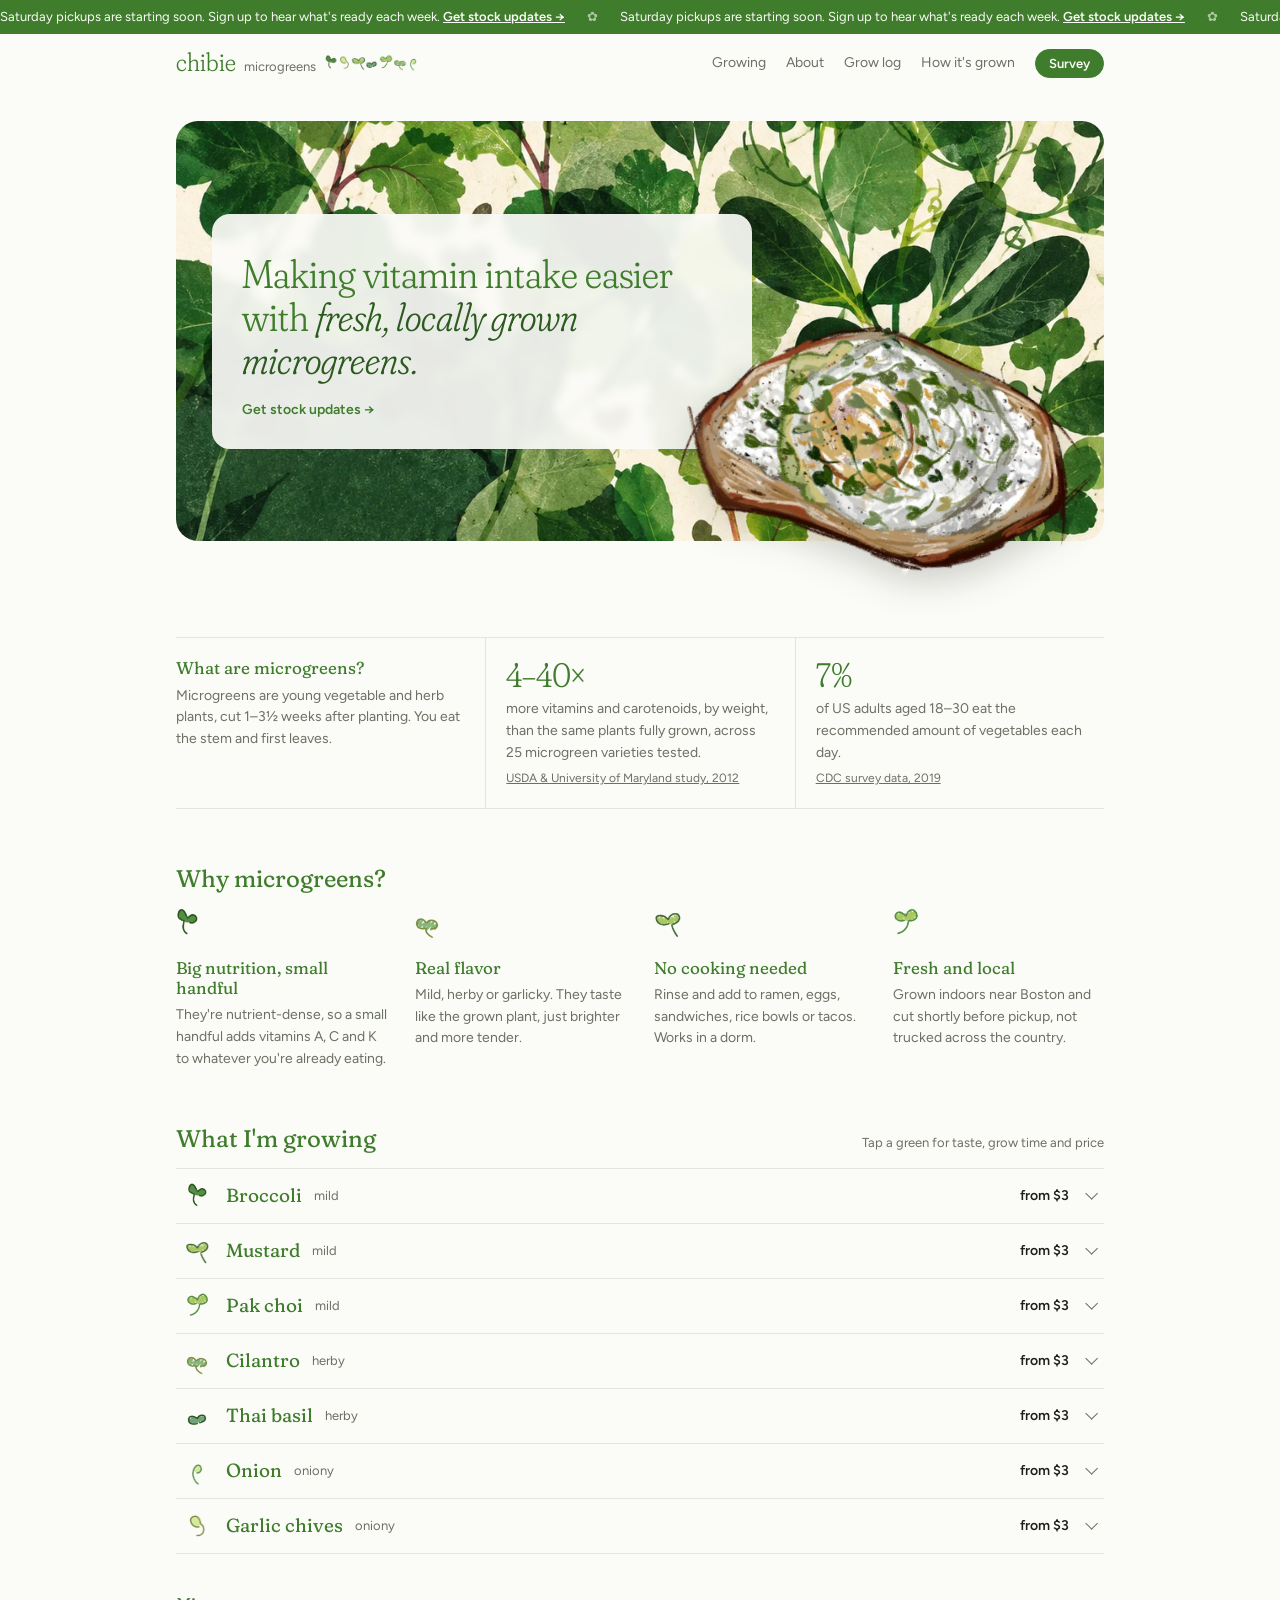
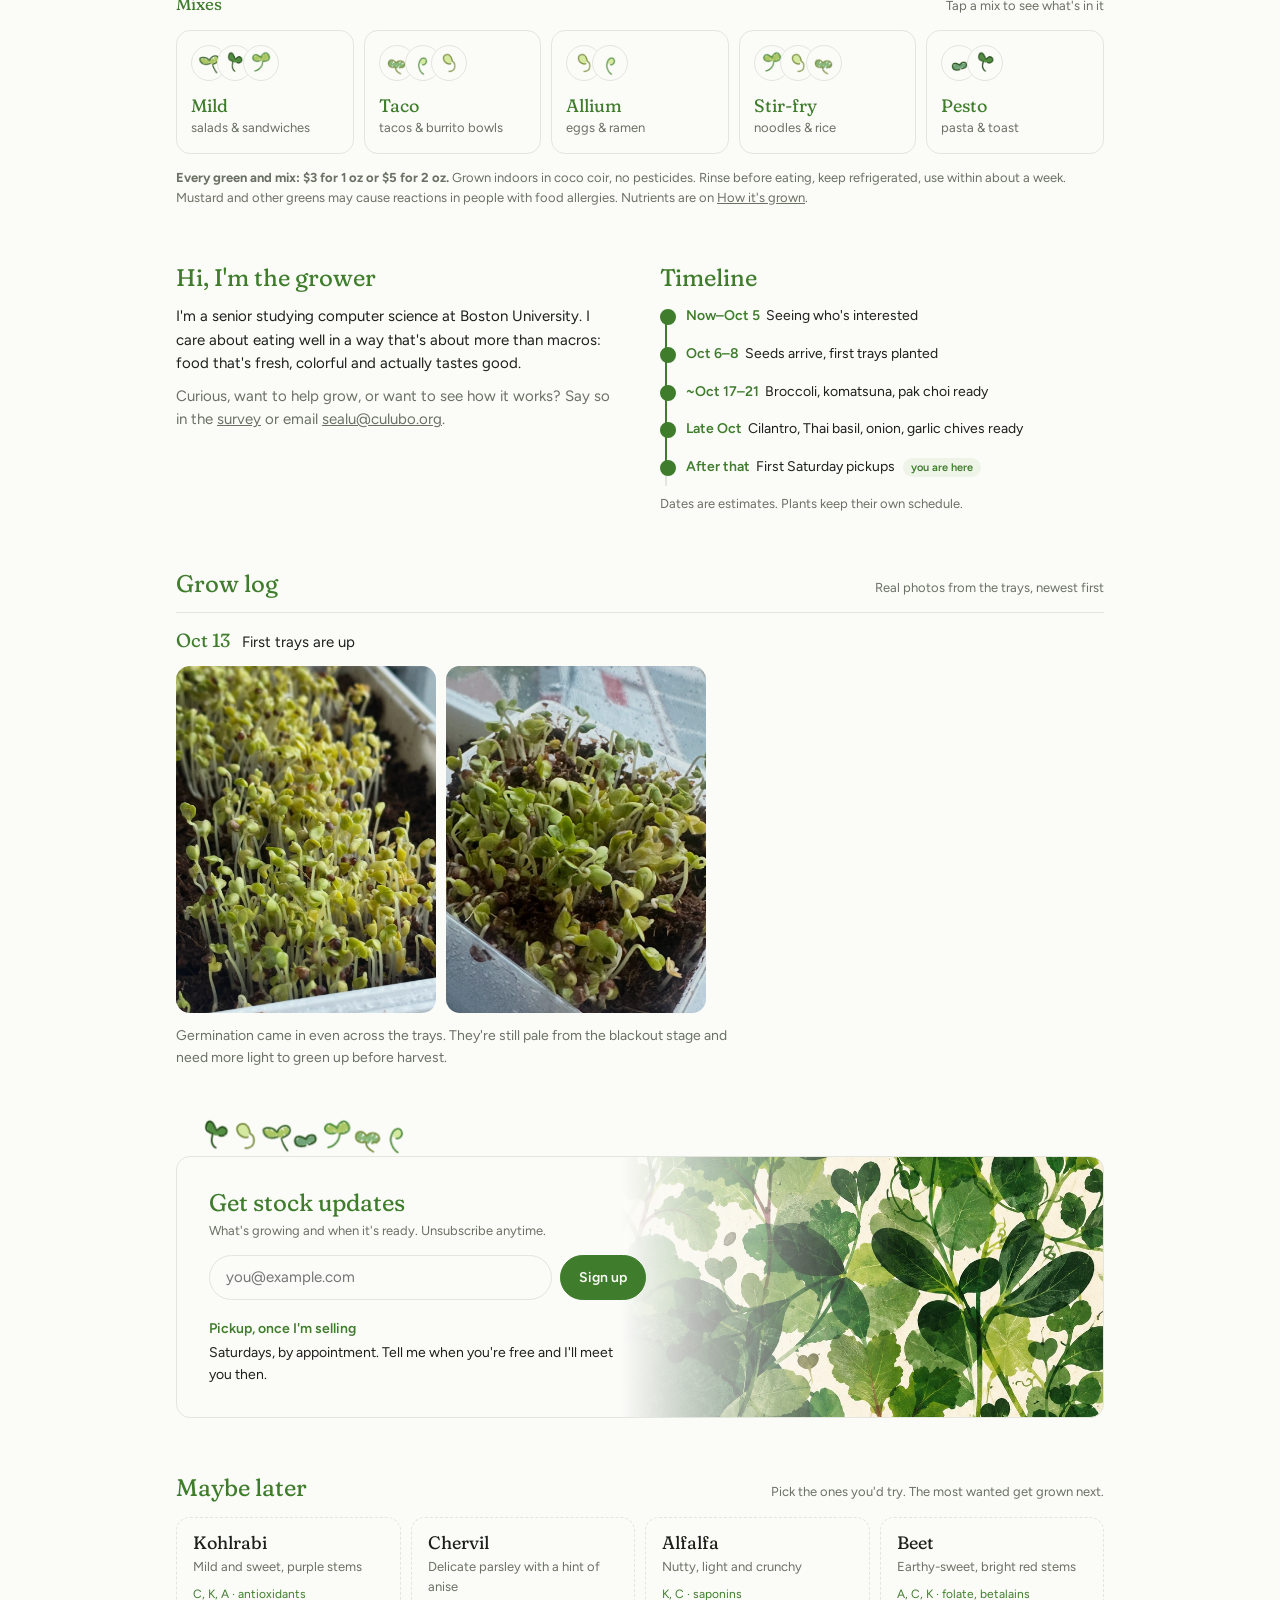
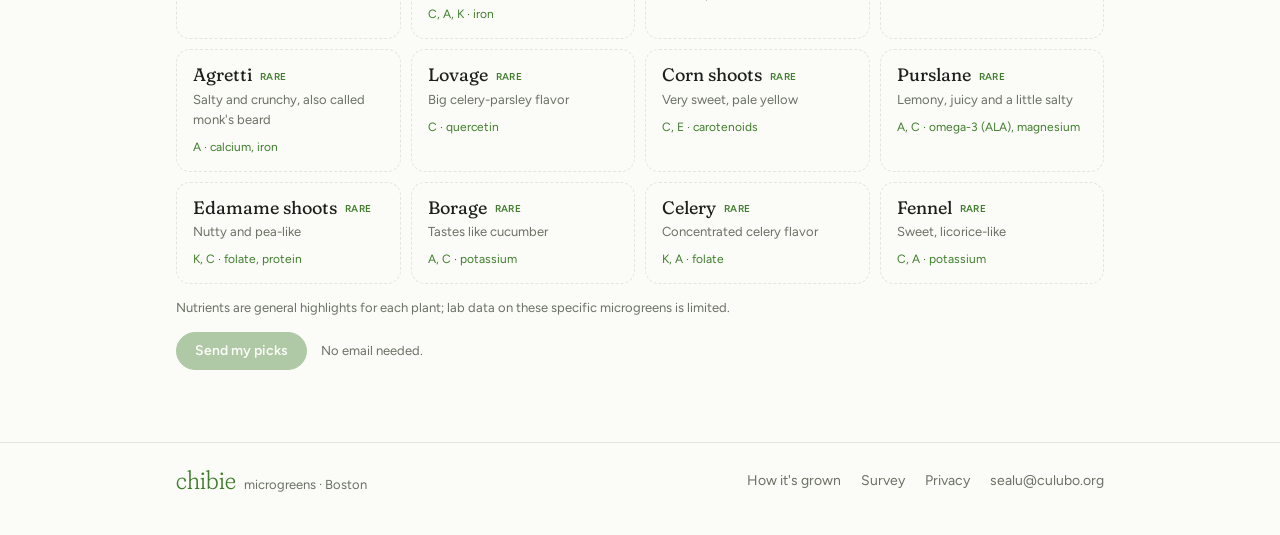
<file: index.html>
<!doctype html>
<html lang="en">
<head>
<meta charset="utf-8">
<meta name="viewport" content="width=device-width,initial-scale=1">
<title>chibie · microgreens</title>
<meta name="description" content="Making vitamin intake easier with fresh, locally grown microgreens near Boston. First harvest late October.">
<meta property="og:type" content="website">
<meta property="og:site_name" content="chibie">
<meta property="og:title" content="chibie · microgreens">
<meta property="og:description" content="Making vitamin intake easier with fresh, locally grown microgreens near Boston. First harvest late October.">
<meta property="og:url" content="https://green.culubo.org/">
<meta property="og:image" content="https://green.culubo.org/assets/og.jpg">
<meta property="og:image:width" content="1200">
<meta property="og:image:height" content="630">
<meta name="twitter:card" content="summary_large_image">
<meta name="theme-color" content="#3f7d2c">
<link rel="icon" type="image/gif" href="favicon.gif">
<link rel="preconnect" href="https://fonts.googleapis.com">
<link rel="preconnect" href="https://fonts.gstatic.com" crossorigin>
<link href="https://fonts.googleapis.com/css2?family=Fraunces:ital,opsz,wght,SOFT,WONK@0,9..144,300..400,100,0;1,9..144,300..400,100,0&family=Figtree:wght@400;500;600&display=swap" rel="stylesheet">
<link rel="stylesheet" href="assets/site.css">
<script>document.documentElement.classList.add('js');</script>
</head>
<body>
  <div class="marquee" id="marquee" role="note" aria-label="This project is currently pre-launch. I plan to receive my seeds the first week of October.">
    <div class="track"><div class="run"><span>This project is currently pre-launch. I plan to receive my seeds the first week of October. <a href="survey.html">Take the survey →</a></span><i aria-hidden="true">✿</i><span>This project is currently pre-launch. I plan to receive my seeds the first week of October. <a href="survey.html">Take the survey →</a></span><i aria-hidden="true">✿</i><span>This project is currently pre-launch. I plan to receive my seeds the first week of October. <a href="survey.html">Take the survey →</a></span><i aria-hidden="true">✿</i></div><div class="run" aria-hidden="true"><span>This project is currently pre-launch. I plan to receive my seeds the first week of October. <a href="survey.html">Take the survey →</a></span><i aria-hidden="true">✿</i><span>This project is currently pre-launch. I plan to receive my seeds the first week of October. <a href="survey.html">Take the survey →</a></span><i aria-hidden="true">✿</i><span>This project is currently pre-launch. I plan to receive my seeds the first week of October. <a href="survey.html">Take the survey →</a></span><i aria-hidden="true">✿</i></div></div>
  </div>
  <nav class="nav">
    <div class="wrap">
      <a class="brand" href="#top"><b>chibie</b><span>microgreens</span><img src="assets/sprouts-strip.png" alt=""></a>
      <div class="links">
        <a href="#growing">Growing</a>
        <a href="#about">About</a>
        <a href="#log">Grow log</a>
        <a href="how.html">How it's grown</a>
        <a class="btn primary sm" href="survey.html">Survey</a>
      </div>
    </div>
  </nav>

  <main class="wrap" id="top">
    <section class="hero reveal">
      <img class="leaves" src="assets/leaves.webp" alt="" width="1102" height="1427">
      <div class="hero-text">
        <h1>Making vitamin intake easier with <em>fresh, locally grown microgreens.</em></h1>
        <div class="actions"><a class="link" href="#updates">Get stock updates →</a></div>
      </div>
      <img class="toast" src="assets/toast.webp" alt="Toast with egg and microgreens" width="1203" height="765">
    </section>

    <section class="section">
      <div class="facts reveal">
        <div class="fact">
          <h3>What are microgreens?</h3>
          <p>Microgreens are young vegetable and herb plants, cut 1–3½ weeks after planting. You eat the stem and first leaves.</p>
        </div>
        <div class="fact">
          <div class="big">4–40×</div>
          <p>more vitamins and carotenoids, by weight, than the same plants fully grown, across 25 microgreen varieties tested.</p>
          <p class="src muted"><a href="https://pubmed.ncbi.nlm.nih.gov/22812633/">USDA &amp; University of Maryland study, 2012</a></p>
        </div>
        <div class="fact">
          <div class="big">7%</div>
          <p>of US adults aged 18–30 eat the recommended amount of vegetables each day.</p>
          <p class="src muted"><a href="https://www.cdc.gov/mmwr/volumes/71/wr/mm7101a1.htm">CDC survey data, 2019</a></p>
        </div>
      </div>
    </section>

    <section class="section" id="why">
      <div class="section-head reveal"><h2>Why microgreens?</h2></div>
      <div class="why">
        <div class="reveal"><img src="assets/sprout-1.png" alt=""><h3>Big nutrition, small handful</h3><p>They're nutrient-dense, so a small handful adds vitamins A, C and K to whatever you're already eating.</p></div>
        <div class="reveal" style="--d:.06s"><img src="assets/sprout-6.png" alt=""><h3>Real flavor</h3><p>Mild, herby or garlicky. They taste like the grown plant, just brighter and more tender.</p></div>
        <div class="reveal" style="--d:.12s"><img src="assets/sprout-3.png" alt=""><h3>No cooking needed</h3><p>Rinse and add to ramen, eggs, sandwiches, rice bowls or tacos. Works in a dorm.</p></div>
        <div class="reveal" style="--d:.18s"><img src="assets/sprout-5.png" alt=""><h3>Fresh and local</h3><p>Grown indoors near Boston and cut shortly before pickup, not trucked across the country.</p></div>
      </div>
    </section>

    <section class="section" id="growing">
      <div class="section-head reveal">
        <h2>What I'm growing</h2>
        <p class="muted small">Tap a green for taste, grow time and price</p>
      </div>
      <div class="varieties reveal" id="varieties">
        <details data-id="broccoli"><summary><img src="assets/sprout-1.png" alt=""><b>Broccoli</b><span class="flavor">mild</span><span class="price">from $3</span></summary>
          <div class="more"><p><em>Taste</em>Mild and fresh, like a crunchy baby broccoli. Easy on anything.</p><p><em>Variety</em>Calabrese</p><p><em>Grow time</em>8–12 days</p><p><em>Price</em>$3 for 1 oz · $5 for 2 oz, from late October</p></div></details>
        <details data-id="komatsuna"><summary><img src="assets/sprout-3.png" alt=""><b>Mustard</b><span class="flavor">mild</span><span class="price">from $3</span></summary>
          <div class="more"><p><em>Taste</em>Soft and leafy with just a hint of mustard. Not spicy.</p><p><em>Variety</em>Komatsuna (mustard spinach)</p><p><em>Grow time</em>8–12 days</p><p><em>Price</em>$3 for 1 oz · $5 for 2 oz, from late October</p></div></details>
        <details data-id="pak-choi"><summary><img src="assets/sprout-5.png" alt=""><b>Pak choi</b><span class="flavor">mild</span><span class="price">from $3</span></summary>
          <div class="more"><p><em>Taste</em>Sweet, juicy stems and a clean, cabbage-y finish.</p><p><em>Variety</em>Shanghai</p><p><em>Grow time</em>8–12 days</p><p><em>Price</em>$3 for 1 oz · $5 for 2 oz, from late October</p></div></details>
        <details data-id="cilantro"><summary><img src="assets/sprout-6.png" alt=""><b>Cilantro</b><span class="flavor">herby</span><span class="price">from $3</span></summary>
          <div class="more"><p><em>Taste</em>Bright and citrusy, like fresh cilantro leaves.</p><p><em>Variety</em>Slow Bolt</p><p><em>Grow time</em>16–21 days</p><p><em>Price</em>$3 for 1 oz · $5 for 2 oz, from late October</p></div></details>
        <details data-id="thai-basil"><summary><img src="assets/sprout-4.png" alt=""><b>Thai basil</b><span class="flavor">herby</span><span class="price">from $3</span></summary>
          <div class="more"><p><em>Taste</em>Sweet basil with a warm anise note.</p><p><em>Variety</em>Thai</p><p><em>Grow time</em>14–21 days</p><p><em>Price</em>$3 for 1 oz · $5 for 2 oz, from late October</p></div></details>
        <details data-id="onion"><summary><img src="assets/sprout-7.png" alt=""><b>Onion</b><span class="flavor">oniony</span><span class="price">from $3</span></summary>
          <div class="more"><p><em>Taste</em>Gentle green-onion flavor, like tiny scallions.</p><p><em>Variety</em>Tokyo Long White</p><p><em>Grow time</em>14–21 days</p><p><em>Price</em>$3 for 1 oz · $5 for 2 oz, from late October</p></div></details>
        <details data-id="garlic-chives"><summary><img src="assets/sprout-2.png" alt=""><b>Garlic chives</b><span class="flavor">oniony</span><span class="price">from $3</span></summary>
          <div class="more"><p><em>Taste</em>Garlicky and savory. The boldest of the bunch.</p><p><em>Variety</em>Garlic chives</p><p><em>Grow time</em>18–24 days</p><p><em>Price</em>$3 for 1 oz · $5 for 2 oz, from late October</p></div></details>
      </div>

      <div class="section-head reveal" style="margin-top:40px">
        <h3>Mixes</h3>
        <p class="muted small">Tap a mix to see what's in it</p>
      </div>
      <div class="mixes reveal">
        <button class="mix" data-items="komatsuna broccoli pak-choi"><span class="stack"><img src="assets/sprout-3.png" alt=""><img src="assets/sprout-1.png" alt=""><img src="assets/sprout-5.png" alt=""></span><b>Mild</b><span>salads &amp; sandwiches</span></button>
        <button class="mix" data-items="cilantro onion garlic-chives"><span class="stack"><img src="assets/sprout-6.png" alt=""><img src="assets/sprout-7.png" alt=""><img src="assets/sprout-2.png" alt=""></span><b>Taco</b><span>tacos &amp; burrito bowls</span></button>
        <button class="mix" data-items="garlic-chives onion"><span class="stack"><img src="assets/sprout-2.png" alt=""><img src="assets/sprout-7.png" alt=""></span><b>Allium</b><span>eggs &amp; ramen</span></button>
        <button class="mix" data-items="pak-choi garlic-chives cilantro"><span class="stack"><img src="assets/sprout-5.png" alt=""><img src="assets/sprout-2.png" alt=""><img src="assets/sprout-6.png" alt=""></span><b>Stir-fry</b><span>noodles &amp; rice</span></button>
        <button class="mix" data-items="thai-basil broccoli"><span class="stack"><img src="assets/sprout-4.png" alt=""><img src="assets/sprout-1.png" alt=""></span><b>Pesto</b><span>pasta &amp; toast</span></button>
      </div>
      <p class="note"><b>Every green and mix: $3 for 1 oz or $5 for 2 oz.</b> Grown indoors in coco coir, no pesticides. Rinse before eating, keep refrigerated, use within about a week. Mustard and other greens may cause reactions in people with food allergies. Nutrients are on <a href="how.html">How it's grown</a>.</p>
    </section>

    <section class="section" id="about">
      <div class="two">
        <div class="reveal">
          <h2>Hi, I'm the grower</h2>
          <p>I'm a senior studying computer science at Boston University. I care about eating well in a way that's about more than macros: food that's fresh, colorful and actually tastes good.</p>
          <p class="muted">Curious, want to help grow, or want to see how it works? Say so in the <a href="survey.html">survey</a> or email <a href="mailto:sealu@culubo.org">sealu@culubo.org</a>.</p>
        </div>
        <div class="reveal" style="--d:.08s">
          <h2>Timeline</h2>
          <ol class="timeline" id="timeline">
            <li data-start="2026-09-01"><b>Now–Oct 5</b>Seeing who's interested</li>
            <li data-start="2026-10-06"><b>Oct 6–8</b>Seeds arrive, first trays planted</li>
            <li data-start="2026-10-17"><b>~Oct 17–21</b>Broccoli, komatsuna, pak choi ready</li>
            <li data-start="2026-10-22"><b>Late Oct</b>Cilantro, Thai basil, onion, garlic chives ready</li>
            <li data-start="2026-11-01"><b>After that</b>First Saturday pickups</li>
          </ol>
          <p class="muted small">Dates are estimates. Plants keep their own schedule.</p>
        </div>
      </div>
    </section>

    <section class="section" id="log">
      <div class="section-head reveal">
        <h2>Grow log</h2>
        <p class="muted small">Real photos from the trays, newest first</p>
      </div>
      <article class="entry reveal">
        <div class="entry-head"><b>Oct 13</b><span>First trays are up</span></div>
        <div class="photos">
          <img src="assets/log-oct13-a.jpg" alt="Dense tray of young microgreen seedlings in coco coir" width="888" height="1188" loading="lazy">
          <img src="assets/log-oct13-b.jpg" alt="Close-up of seedlings opening their first leaves" width="894" height="1174" loading="lazy">
        </div>
        <p class="muted">Germination came in even across the trays. They're still pale from the blackout stage and need more light to green up before harvest.</p>
      </article>
    </section>

    <section class="cta card reveal" id="updates">
      <img class="grow" src="assets/sprouts-strip.png" alt="" width="418" height="90">
      <div>
        <h2>Get stock updates</h2>
        <p class="muted small">What's growing and when it's ready. Unsubscribe anytime.</p>
        <form class="news" id="news">
          <input type="hidden" name="type" value="newsletter">
          <input type="hidden" name="_subject" value="New stock updates signup">
          <input type="email" name="email" placeholder="you@example.com" autocomplete="email" required aria-label="Email">
          <button class="btn primary" type="submit">Sign up</button>
        </form>
        <p class="muted small" id="news-note" style="margin-top:8px"></p>
        <p class="pickup"><b>Pickup, once I'm selling</b>Saturdays, by appointment. Tell me when you're free and I'll meet you then.</p>
      </div>
    </section>

    <section class="section" id="later">
      <div class="section-head reveal">
        <h2>Maybe later</h2>
        <p class="muted small">Pick the ones you'd try. The most wanted get grown next.</p>
      </div>
      <form id="picks">
        <input type="hidden" name="type" value="later-picks">
        <input type="hidden" name="_subject" value="Maybe-later picks">
        <div class="later reveal">
          <label><input type="checkbox" name="picks" value="kohlrabi"><span><b>Kohlrabi</b>Mild and sweet, purple stems<em class="nut">C, K, A · antioxidants</em></span></label>
          <label><input type="checkbox" name="picks" value="chervil"><span><b>Chervil</b>Delicate parsley with a hint of anise<em class="nut">C, A, K · iron</em></span></label>
          <label><input type="checkbox" name="picks" value="alfalfa"><span><b>Alfalfa</b>Nutty, light and crunchy<em class="nut">K, C · saponins</em></span></label>
          <label><input type="checkbox" name="picks" value="beet"><span><b>Beet</b>Earthy-sweet, bright red stems<em class="nut">A, C, K · folate, betalains</em></span></label>
          <label class="rare"><input type="checkbox" name="picks" value="agretti"><span><b>Agretti</b>Salty and crunchy, also called monk's beard<em class="nut">A · calcium, iron</em></span></label>
          <label class="rare"><input type="checkbox" name="picks" value="lovage"><span><b>Lovage</b>Big celery-parsley flavor<em class="nut">C · quercetin</em></span></label>
          <label class="rare"><input type="checkbox" name="picks" value="corn shoots"><span><b>Corn shoots</b>Very sweet, pale yellow<em class="nut">C, E · carotenoids</em></span></label>
          <label class="rare"><input type="checkbox" name="picks" value="purslane"><span><b>Purslane</b>Lemony, juicy and a little salty<em class="nut">A, C · omega-3 (ALA), magnesium</em></span></label>
          <label class="rare"><input type="checkbox" name="picks" value="edamame shoots"><span><b>Edamame shoots</b>Nutty and pea-like<em class="nut">K, C · folate, protein</em></span></label>
          <label class="rare"><input type="checkbox" name="picks" value="borage"><span><b>Borage</b>Tastes like cucumber<em class="nut">A, C · potassium</em></span></label>
          <label class="rare"><input type="checkbox" name="picks" value="celery"><span><b>Celery</b>Concentrated celery flavor<em class="nut">K, A · folate</em></span></label>
          <label class="rare"><input type="checkbox" name="picks" value="fennel"><span><b>Fennel</b>Sweet, licorice-like<em class="nut">C, A · potassium</em></span></label>
        </div>
        <p class="note">Nutrients are general highlights for each plant; lab data on these specific microgreens is limited.</p>
        <div class="picks-send"><button class="btn primary" type="submit" disabled>Send my picks</button><span class="muted small" id="picks-note">No email needed.</span></div>
      </form>
    </section>
  </main>

  <footer class="footer">
    <div class="wrap">
      <a class="brand" href="#top"><b>chibie</b><span>microgreens · Boston</span></a>
      <a href="how.html">How it's grown</a>
      <a href="survey.html">Survey</a>
      <a href="privacy.html">Privacy</a>
      <a href="mailto:sealu@culubo.org">sealu@culubo.org</a>
    </div>
  </footer>

<script>
  // Banner message follows the calendar, so it never goes stale. Edit the dates or wording here.
  (function () {
    var steps = [
      ['2026-10-06', 'Seeds are in and the first trays are planted. First harvest in about two weeks.', '#updates', 'Get stock updates →'],
      ['2026-10-17', 'The first greens are almost ready. Stock-update subscribers hear first.', '#updates', 'Get stock updates →'],
      ['2026-11-01', 'Saturday pickups are starting soon. Sign up to hear what\'s ready each week.', '#updates', 'Get stock updates →']
    ], now = new Date(), pick = null;
    steps.forEach(function (st) { if (new Date(st[0] + 'T00:00') <= now) pick = st; });
    if (!pick) return;
    var bar = document.getElementById('marquee'), item = '<span>' + pick[1] + ' <a href="' + pick[2] + '">' + pick[3] + '</a></span><i aria-hidden="true">✿</i>';
    bar.setAttribute('aria-label', pick[1]);
    bar.querySelectorAll('.run').forEach(function (r) { r.innerHTML = item + item + item; });
  })();
</script>
<script src="assets/site.js"></script>
<script>
  var FORMSPREE = 'https://formspree.io/f/xrpbyjld';
  function send(form, ok, fail) {
    fetch(FORMSPREE, { method: 'POST', body: new FormData(form), headers: { Accept: 'application/json' } })
      .then(function (r) { if (!r.ok) throw 0; ok(); }).catch(fail);
  }

  // Stock-updates signup goes to the same Formspree form as the survey, tagged type=newsletter.
  document.getElementById('news').addEventListener('submit', function (e) {
    e.preventDefault();
    var f = e.target, btn = f.querySelector('button'), note = document.getElementById('news-note');
    btn.disabled = true;
    send(f, function () { f.hidden = true; note.textContent = "You're on the list. I'll email you when greens are ready."; },
            function () { btn.disabled = false; note.textContent = "Couldn't sign you up. Please try again."; });
  });

  // "Maybe later" picks: one submission with every ticked variety, tagged type=later-picks.
  var picks = document.getElementById('picks'), pickBtn = picks.querySelector('button'), pickNote = document.getElementById('picks-note');
  picks.addEventListener('change', function () { pickBtn.disabled = !picks.querySelector('input:checked'); });
  picks.addEventListener('submit', function (e) {
    e.preventDefault();
    pickBtn.disabled = true;
    send(picks, function () { picks.querySelectorAll('input').forEach(function (i) { i.disabled = true; }); pickBtn.hidden = true; pickNote.textContent = 'Thanks! Your picks are counted.'; },
                function () { pickBtn.disabled = false; pickNote.textContent = "Couldn't send. Please try again."; });
  });

  // Smooth open/close for the variety list.
  var still = matchMedia('(prefers-reduced-motion: reduce)').matches;
  document.querySelectorAll('.varieties details').forEach(function (d) {
    var more = d.querySelector('.more');
    d.querySelector('summary').addEventListener('click', function (e) {
      if (still) return;
      e.preventDefault();
      if (!d.open) {
        d.open = true;
        more.animate([{ height: '0px', opacity: 0 }, { height: more.offsetHeight + 'px', opacity: 1 }], { duration: 260, easing: 'ease-out' });
      } else {
        more.animate([{ height: more.offsetHeight + 'px', opacity: 1 }, { height: '0px', opacity: 0 }], { duration: 200, easing: 'ease-in' })
          .onfinish = function () { d.open = false; };
      }
    });
  });

  // Mixes: tap one to highlight its greens in the list above.
  var list = document.getElementById('varieties'), mixes = document.querySelectorAll('.mix');
  mixes.forEach(function (m) {
    m.setAttribute('aria-pressed', 'false');
    m.addEventListener('click', function () {
      var on = m.getAttribute('aria-pressed') !== 'true', ids = m.dataset.items.split(' ');
      mixes.forEach(function (o) { o.setAttribute('aria-pressed', 'false'); });
      m.setAttribute('aria-pressed', String(on));
      list.classList.toggle('focus', on);
      list.querySelectorAll('details').forEach(function (d) { d.classList.toggle('hl', on && ids.indexOf(d.dataset.id) > -1); });
    });
  });

  // Timeline: mark past steps and today's step from the date, then grow the line to it when scrolled into view.
  (function () {
    var tl = document.getElementById('timeline'), items = [].slice.call(tl.children), now = new Date(), cur = 0;
    items.forEach(function (li, i) { if (new Date(li.dataset.start + 'T00:00') <= now) cur = i; });
    items.forEach(function (li, i) {
      li.style.setProperty('--d', (i * 0.25) + 's');
      if (i < cur) li.classList.add('done');
      if (i === cur) { li.classList.add('current'); li.insertAdjacentHTML('beforeend', '<span class="here">you are here</span>'); }
    });
    // grow past today's dot toward the next one, in proportion to how far we are between their dates
    function fill() {
      var li = items[cur], next = items[cur + 1], y = li.offsetTop + 2;
      if (next) {
        var t0 = new Date(li.dataset.start + 'T00:00'), t1 = new Date(next.dataset.start + 'T00:00');
        y += Math.max(0, Math.min(1, (now - t0) / (t1 - t0))) * (next.offsetTop - li.offsetTop);
      }
      tl.style.setProperty('--fill', y + 'px');
    }
    new IntersectionObserver(function (en, obs) {
      if (!en[0].isIntersecting) return;
      obs.disconnect(); fill(); tl.classList.add('go');
    }, { rootMargin: '0px 0px -20% 0px' }).observe(tl);
    addEventListener('resize', function () { if (tl.classList.contains('go')) fill(); });
  })();
</script>
</body>
</html>
</file>
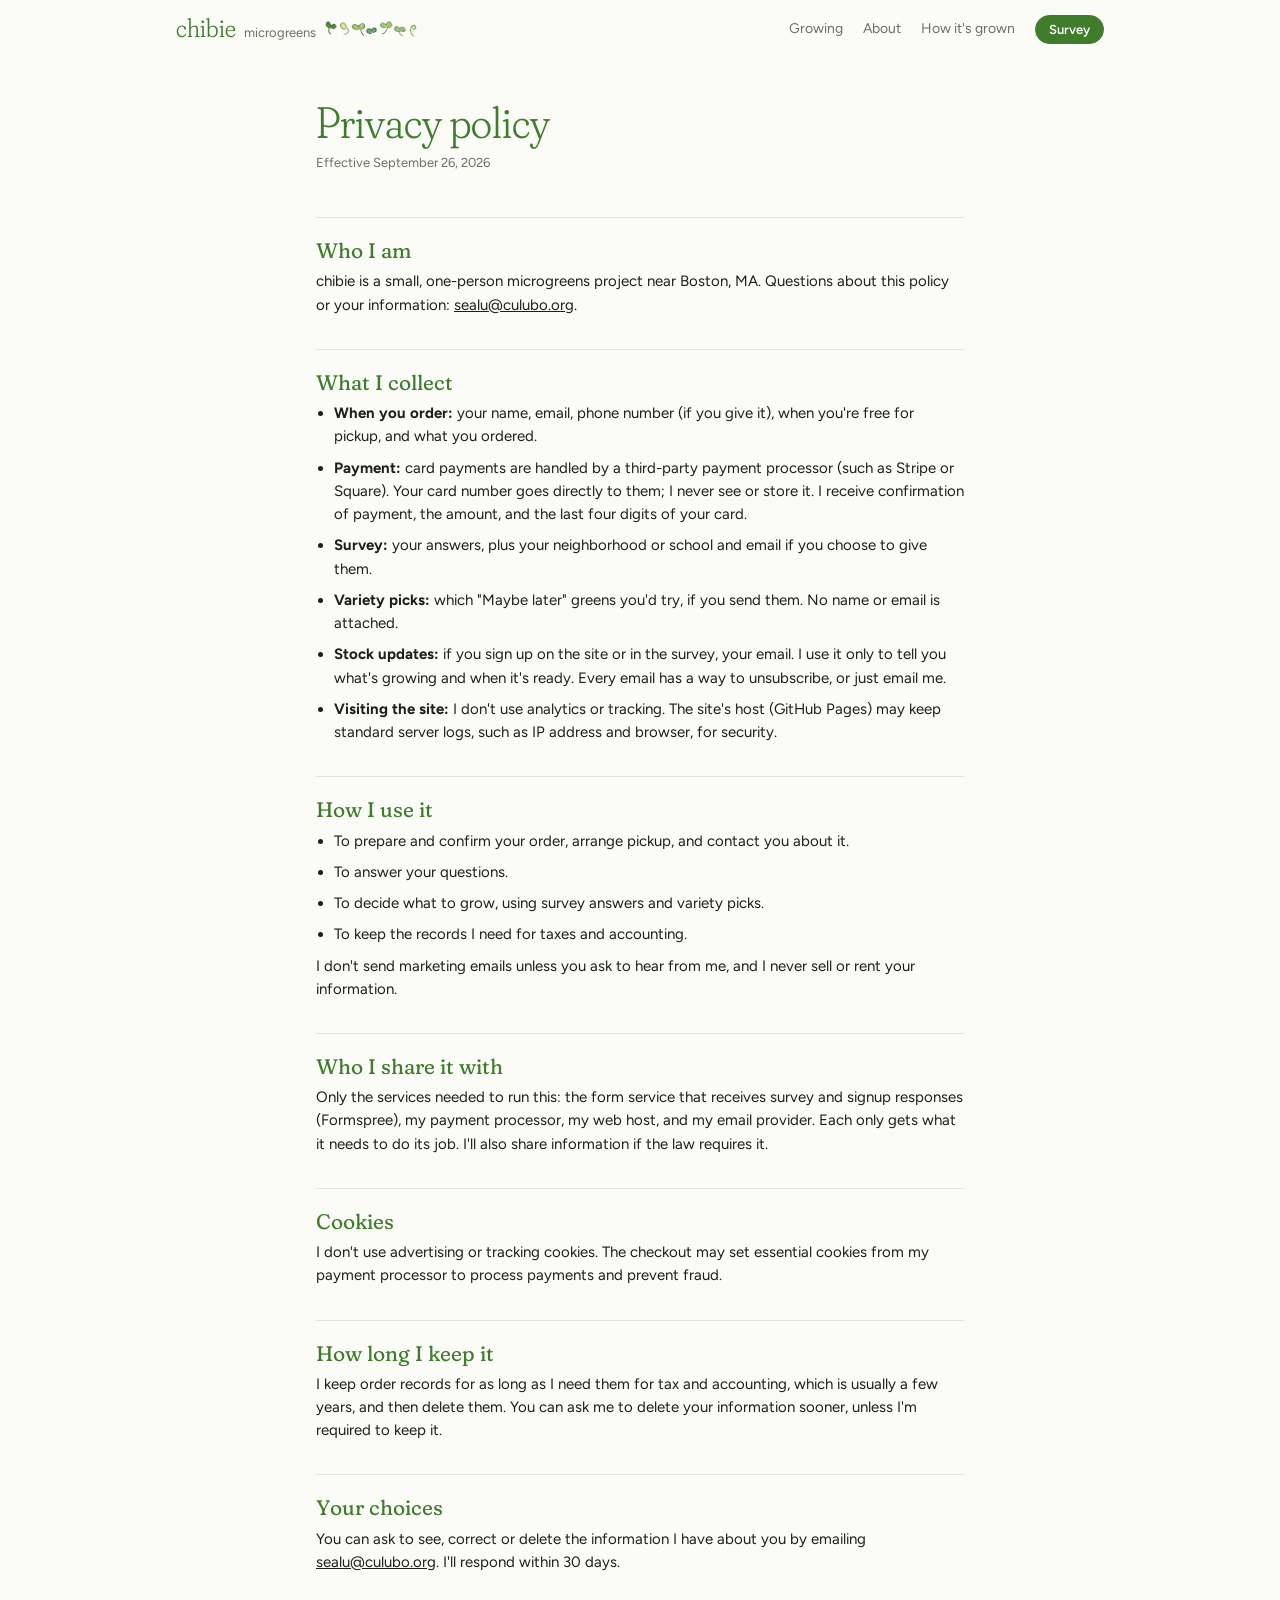
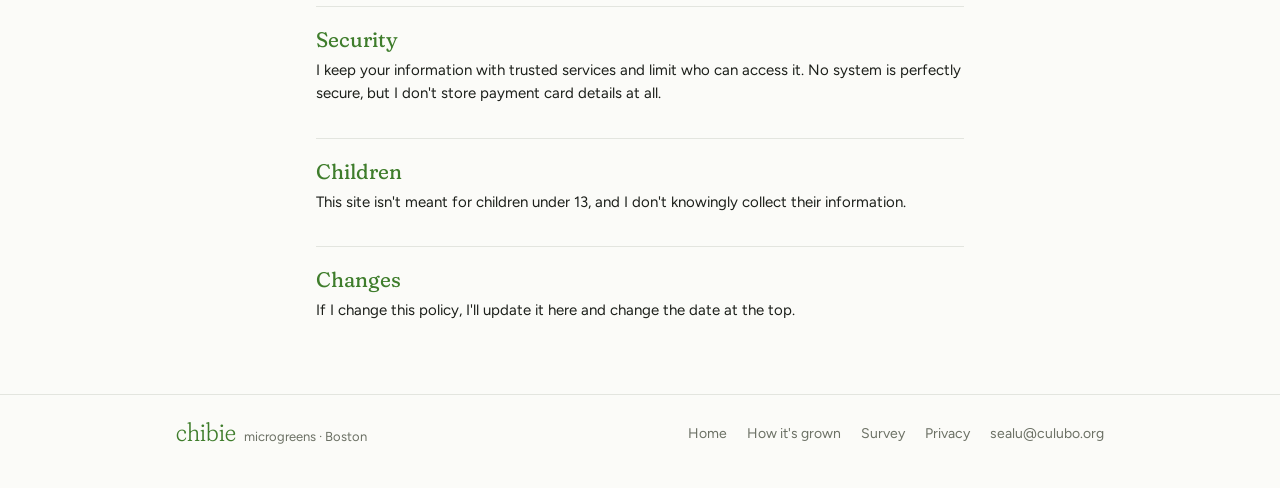
<file: privacy.html>
<!doctype html>
<html lang="en">
<head>
<meta charset="utf-8">
<meta name="viewport" content="width=device-width,initial-scale=1">
<title>Privacy policy · chibie</title>
<meta name="description" content="How chibie handles your information.">
<meta property="og:type" content="website">
<meta property="og:site_name" content="chibie">
<meta property="og:title" content="Privacy policy · chibie">
<meta property="og:description" content="How chibie handles your information.">
<meta property="og:url" content="https://green.culubo.org/privacy.html">
<meta property="og:image" content="https://green.culubo.org/assets/og.jpg">
<meta property="og:image:width" content="1200">
<meta property="og:image:height" content="630">
<meta name="twitter:card" content="summary_large_image">
<meta name="theme-color" content="#3f7d2c">
<link rel="icon" type="image/gif" href="favicon.gif">
<link rel="preconnect" href="https://fonts.googleapis.com">
<link rel="preconnect" href="https://fonts.gstatic.com" crossorigin>
<link href="https://fonts.googleapis.com/css2?family=Fraunces:ital,opsz,wght,SOFT,WONK@0,9..144,300..400,100,0;1,9..144,300..400,100,0&family=Figtree:wght@400;500;600&display=swap" rel="stylesheet">
<link rel="stylesheet" href="assets/site.css">
<style>
  .narrow { max-width:680px; }
  .page-head { padding:40px 0 4px; }
  .page-head h1 { font-weight:300; font-size:44px; line-height:1.05; font-variation-settings:'opsz' 144, 'SOFT' 100, 'WONK' 0; }
  .narrow h2 { font-size:21px; margin:32px 0 8px; padding-top:20px; border-top:1px solid var(--line); }
  .narrow p, .narrow li { margin-bottom:8px; }
  .narrow ul { padding-left:18px; }
</style>
<script>document.documentElement.classList.add('js');</script>
</head>
<body>
  <nav class="nav">
    <div class="wrap">
      <a class="brand" href="index.html"><b>chibie</b><span>microgreens</span><img src="assets/sprouts-strip.png" alt=""></a>
      <div class="links">
        <a href="index.html#growing">Growing</a>
        <a href="index.html#about">About</a>
        <a href="how.html">How it's grown</a>
        <a class="btn primary sm" href="survey.html">Survey</a>
      </div>
    </div>
  </nav>
  <main class="wrap narrow">
  <header class="page-head"><h1>Privacy policy</h1><p class="muted small" style="margin-top:8px">Effective September 26, 2026</p></header>

  <h2>Who I am</h2>
  <p>chibie is a small, one-person microgreens project near Boston, MA. Questions about this policy or your information: <a href="mailto:sealu@culubo.org">sealu@culubo.org</a>.</p>

  <h2>What I collect</h2>
  <ul>
    <li><b>When you order:</b> your name, email, phone number (if you give it), when you're free for pickup, and what you ordered.</li>
    <li><b>Payment:</b> card payments are handled by a third-party payment processor (such as Stripe or Square). Your card number goes directly to them; I never see or store it. I receive confirmation of payment, the amount, and the last four digits of your card.</li>
    <li><b>Survey:</b> your answers, plus your neighborhood or school and email if you choose to give them.</li>
    <li><b>Variety picks:</b> which "Maybe later" greens you'd try, if you send them. No name or email is attached.</li>
    <li><b>Stock updates:</b> if you sign up on the site or in the survey, your email. I use it only to tell you what's growing and when it's ready. Every email has a way to unsubscribe, or just email me.</li>
    <li><b>Visiting the site:</b> I don't use analytics or tracking. The site's host (GitHub Pages) may keep standard server logs, such as IP address and browser, for security.</li>
  </ul>

  <h2>How I use it</h2>
  <ul>
    <li>To prepare and confirm your order, arrange pickup, and contact you about it.</li>
    <li>To answer your questions.</li>
    <li>To decide what to grow, using survey answers and variety picks.</li>
    <li>To keep the records I need for taxes and accounting.</li>
  </ul>
  <p>I don't send marketing emails unless you ask to hear from me, and I never sell or rent your information.</p>

  <h2>Who I share it with</h2>
  <p>Only the services needed to run this: the form service that receives survey and signup responses (Formspree), my payment processor, my web host, and my email provider. Each only gets what it needs to do its job. I'll also share information if the law requires it.</p>

  <h2>Cookies</h2>
  <p>I don't use advertising or tracking cookies. The checkout may set essential cookies from my payment processor to process payments and prevent fraud.</p>

  <h2>How long I keep it</h2>
  <p>I keep order records for as long as I need them for tax and accounting, which is usually a few years, and then delete them. You can ask me to delete your information sooner, unless I'm required to keep it.</p>

  <h2>Your choices</h2>
  <p>You can ask to see, correct or delete the information I have about you by emailing <a href="mailto:sealu@culubo.org">sealu@culubo.org</a>. I'll respond within 30 days.</p>

  <h2>Security</h2>
  <p>I keep your information with trusted services and limit who can access it. No system is perfectly secure, but I don't store payment card details at all.</p>

  <h2>Children</h2>
  <p>This site isn't meant for children under 13, and I don't knowingly collect their information.</p>

  <h2>Changes</h2>
  <p>If I change this policy, I'll update it here and change the date at the top.</p>
  </main>
  <footer class="footer">
    <div class="wrap">
      <a class="brand" href="index.html"><b>chibie</b><span>microgreens · Boston</span></a>
      <a href="index.html">Home</a>
      <a href="how.html">How it's grown</a>
      <a href="survey.html">Survey</a>
      <a href="privacy.html">Privacy</a>
      <a href="mailto:sealu@culubo.org">sealu@culubo.org</a>
    </div>
  </footer>
<script src="assets/site.js"></script></body>
</html>
</file>
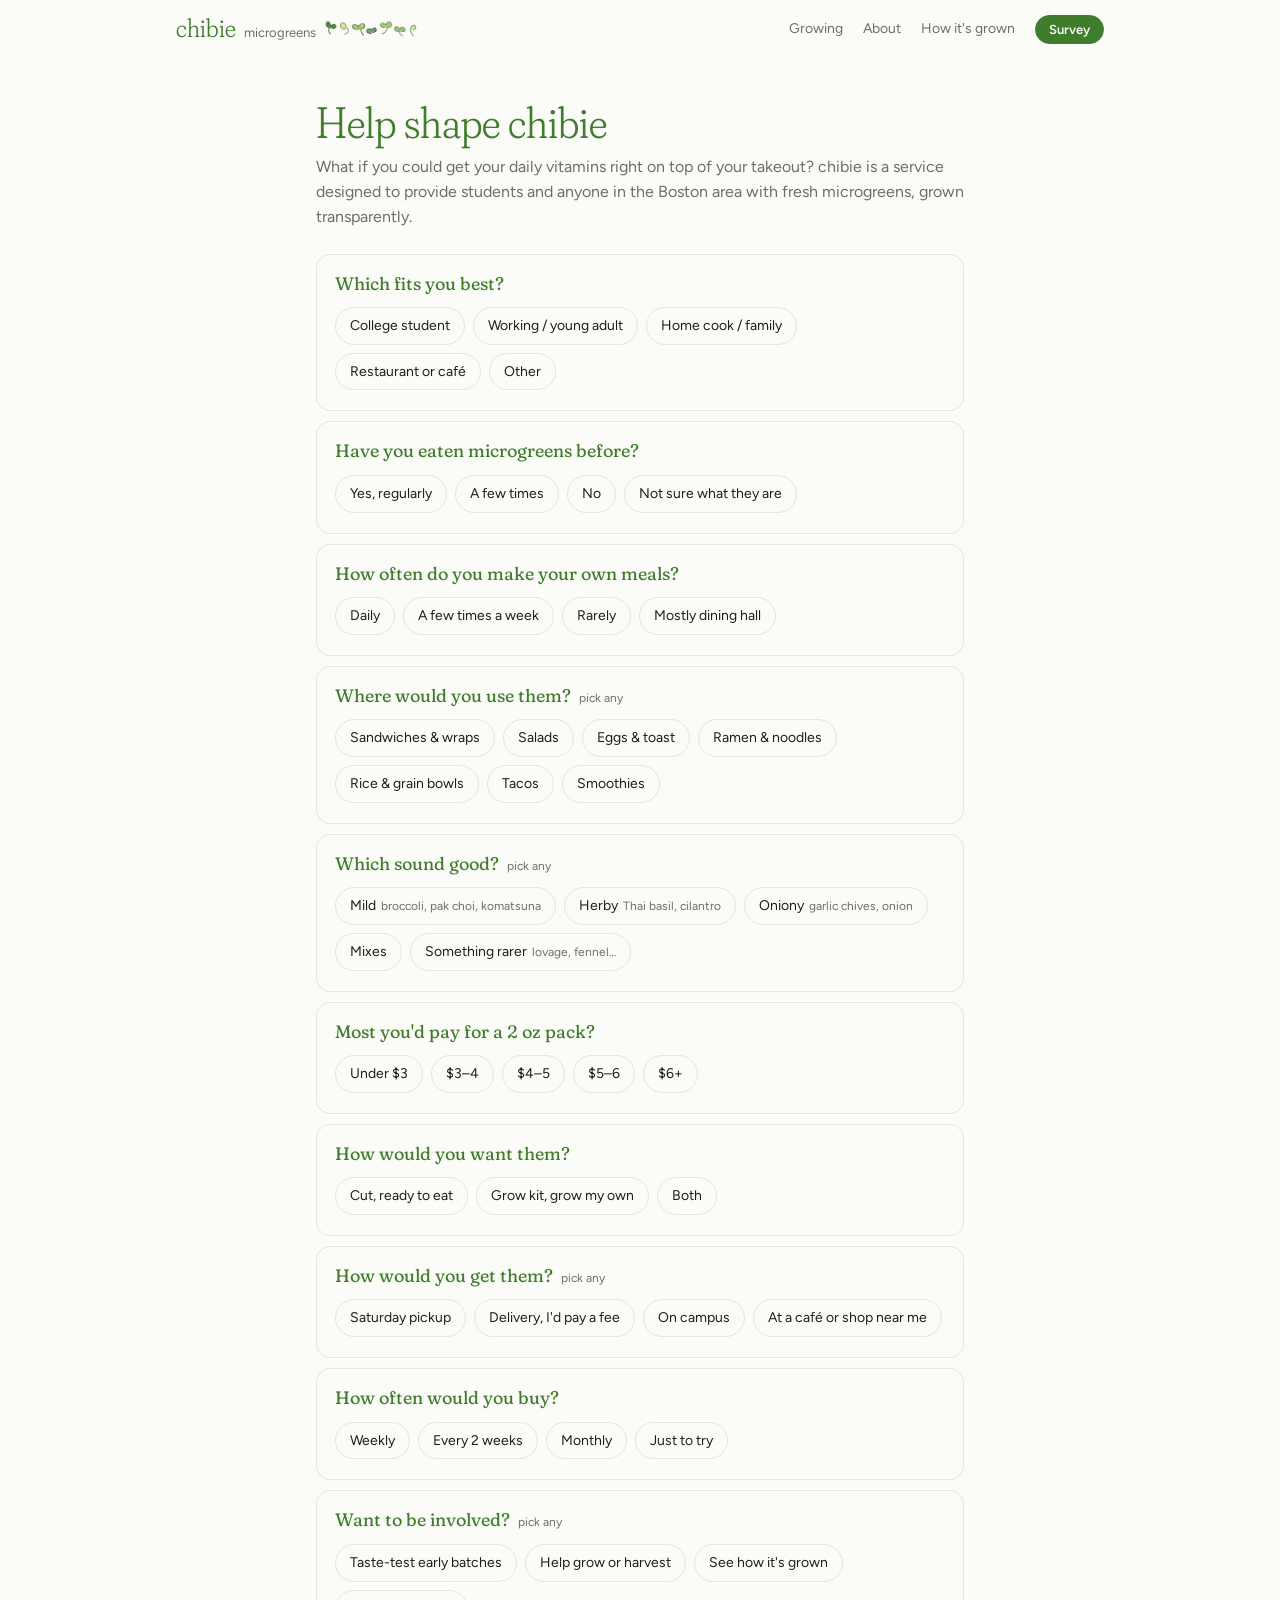
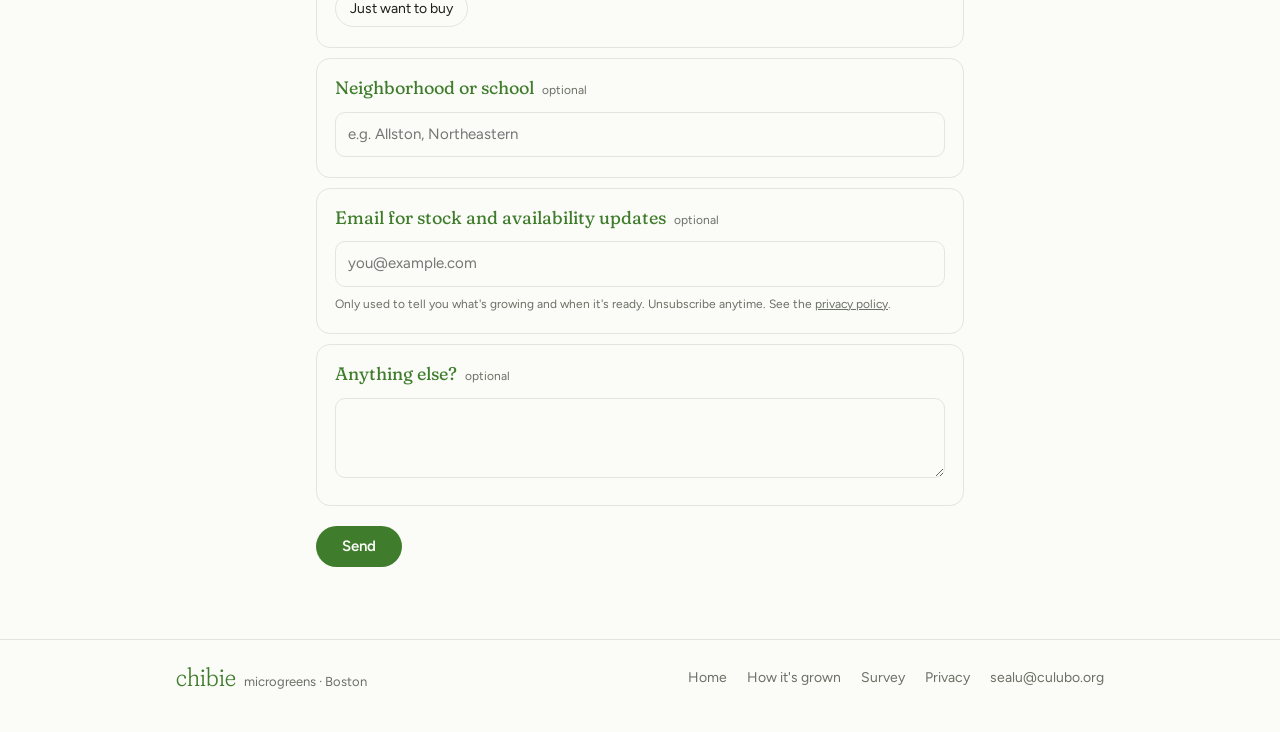
<file: survey.html>
<!doctype html>
<html lang="en">
<head>
<meta charset="utf-8">
<meta name="viewport" content="width=device-width,initial-scale=1">
<title>Survey · chibie</title>
<meta name="description" content="One minute: help decide what chibie grows, what it costs and where to meet.">
<meta property="og:type" content="website">
<meta property="og:site_name" content="chibie">
<meta property="og:title" content="Survey · chibie">
<meta property="og:description" content="One minute: help decide what chibie grows, what it costs and where to meet.">
<meta property="og:url" content="https://green.culubo.org/survey.html">
<meta property="og:image" content="https://green.culubo.org/assets/og.jpg">
<meta property="og:image:width" content="1200">
<meta property="og:image:height" content="630">
<meta name="twitter:card" content="summary_large_image">
<meta name="theme-color" content="#3f7d2c">
<link rel="icon" type="image/gif" href="favicon.gif">
<link rel="preconnect" href="https://fonts.googleapis.com">
<link rel="preconnect" href="https://fonts.gstatic.com" crossorigin>
<link href="https://fonts.googleapis.com/css2?family=Fraunces:ital,opsz,wght,SOFT,WONK@0,9..144,300..400,100,0;1,9..144,300..400,100,0&family=Figtree:wght@400;500;600&display=swap" rel="stylesheet">
<link rel="stylesheet" href="assets/site.css">
<style>
  .narrow { max-width:680px; }
  .page-head { padding:40px 0 8px; }
  .page-head h1 { font-weight:300; font-size:44px; line-height:1.05; font-variation-settings:'opsz' 144, 'SOFT' 100, 'WONK' 0; }
  .page-head p { margin-top:10px; color:var(--muted); font-size:16px; }
  #survey { margin-top:16px; }
  fieldset { border:1px solid var(--line); border-radius:14px; padding:18px 18px 20px; margin:0 0 10px; }
  legend { font:400 18px/1.25 'Fraunces', Georgia, serif; font-variation-settings:'SOFT' 100, 'WONK' 0; color:var(--accent); padding:0; margin-bottom:12px; float:left; width:100%; }
  legend + * { clear:both; }
  legend small { font:12px 'Figtree', system-ui, sans-serif; color:var(--muted); margin-left:4px; }
  .chips { display:flex; flex-wrap:wrap; gap:8px; }
  .chips label { position:relative; }
  .chips input { position:absolute; opacity:0; pointer-events:none; }
  .chips span { display:inline-block; font-size:14px; padding:7px 14px; border:1px solid var(--line); border-radius:999px; cursor:pointer; user-select:none; transition:border-color .15s, background .15s; }
  .chips span:hover { border-color:var(--accent); }
  .chips span small { color:var(--muted); font-size:12px; margin-left:2px; }
  .chips input:checked + span { border-color:var(--accent); background:var(--tint); color:var(--accent); }
  .chips input:focus-visible + span { outline:2px solid var(--accent); outline-offset:2px; }
  #survey input[type=text], #survey input[type=email], #survey textarea { width:100%; font:inherit; color:inherit; background:transparent; border:1px solid var(--line); border-radius:10px; padding:10px 12px; }
  #survey input:focus, #survey textarea:focus { outline:2px solid var(--accent); outline-offset:-1px; border-color:transparent; }
  #survey textarea { min-height:80px; resize:vertical; }
  #survey .note { color:var(--muted); font-size:12px; margin-top:8px; }
  #survey .note[hidden] { display:none; }
  #survey button { margin-top:10px; font:600 15px/1 'Figtree', system-ui, sans-serif; color:var(--bg); background:var(--accent); border:0; border-radius:999px; padding:13px 26px; cursor:pointer; }
  #survey button:disabled { opacity:.5; cursor:default; }
  #done { margin-top:24px; padding:20px; border-radius:14px; background:var(--tint); color:var(--fg); }
</style>
<script>document.documentElement.classList.add('js');</script>
</head>
<body>
  <nav class="nav">
    <div class="wrap">
      <a class="brand" href="index.html"><b>chibie</b><span>microgreens</span><img src="assets/sprouts-strip.png" alt=""></a>
      <div class="links">
        <a href="index.html#growing">Growing</a>
        <a href="index.html#about">About</a>
        <a href="how.html">How it's grown</a>
        <a class="btn primary sm" href="survey.html">Survey</a>
      </div>
    </div>
  </nav>
  <main class="wrap narrow">
  <header class="page-head"><h1>Help shape chibie</h1><p>What if you could get your daily vitamins right on top of your takeout? chibie is a service designed to provide students and anyone in the Boston area with fresh microgreens, grown transparently.</p></header>

  <form id="survey">
    <input type="hidden" name="from" id="from">
    <fieldset>
      <legend>Which fits you best?</legend>
      <div class="chips">
        <label><input type="radio" name="who" value="college student" required><span>College student</span></label>
        <label><input type="radio" name="who" value="young professional"><span>Working / young adult</span></label>
        <label><input type="radio" name="who" value="home cook"><span>Home cook / family</span></label>
        <label><input type="radio" name="who" value="restaurant or cafe"><span>Restaurant or café</span></label>
        <label><input type="radio" name="who" value="other"><span>Other</span></label>
      </div>
      <p class="note" id="biz" hidden>I'd rather talk in person. Email <a href="mailto:sealu@culubo.org">sealu@culubo.org</a> and I'll bring samples. You can still answer below.</p>
    </fieldset>

    <fieldset>
      <legend>Have you eaten microgreens before?</legend>
      <div class="chips">
        <label><input type="radio" name="tried" value="regularly"><span>Yes, regularly</span></label>
        <label><input type="radio" name="tried" value="a few times"><span>A few times</span></label>
        <label><input type="radio" name="tried" value="no"><span>No</span></label>
        <label><input type="radio" name="tried" value="not sure"><span>Not sure what they are</span></label>
      </div>
    </fieldset>

    <fieldset>
      <legend>How often do you make your own meals?</legend>
      <div class="chips">
        <label><input type="radio" name="cook" value="daily"><span>Daily</span></label>
        <label><input type="radio" name="cook" value="few times a week"><span>A few times a week</span></label>
        <label><input type="radio" name="cook" value="rarely"><span>Rarely</span></label>
        <label><input type="radio" name="cook" value="mostly dining hall"><span>Mostly dining hall</span></label>
      </div>
    </fieldset>

    <fieldset>
      <legend>Where would you use them? <small>pick any</small></legend>
      <div class="chips">
        <label><input type="checkbox" name="use" value="sandwiches"><span>Sandwiches & wraps</span></label>
        <label><input type="checkbox" name="use" value="salads"><span>Salads</span></label>
        <label><input type="checkbox" name="use" value="eggs toast"><span>Eggs & toast</span></label>
        <label><input type="checkbox" name="use" value="ramen noodles"><span>Ramen & noodles</span></label>
        <label><input type="checkbox" name="use" value="bowls"><span>Rice & grain bowls</span></label>
        <label><input type="checkbox" name="use" value="tacos"><span>Tacos</span></label>
        <label><input type="checkbox" name="use" value="smoothies"><span>Smoothies</span></label>
      </div>
    </fieldset>

    <fieldset>
      <legend>Which sound good? <small>pick any</small></legend>
      <div class="chips">
        <label><input type="checkbox" name="flavor" value="mild"><span>Mild <small>broccoli, pak choi, komatsuna</small></span></label>
        <label><input type="checkbox" name="flavor" value="herby"><span>Herby <small>Thai basil, cilantro</small></span></label>
        <label><input type="checkbox" name="flavor" value="oniony"><span>Oniony <small>garlic chives, onion</small></span></label>
        <label><input type="checkbox" name="flavor" value="mixes"><span>Mixes</span></label>
        <label><input type="checkbox" name="flavor" value="rare"><span>Something rarer <small>lovage, fennel…</small></span></label>
      </div>
    </fieldset>

    <fieldset>
      <legend>Most you'd pay for a 2 oz pack?</legend>
      <div class="chips">
        <label><input type="radio" name="price" value="under 3"><span>Under $3</span></label>
        <label><input type="radio" name="price" value="3-4"><span>$3–4</span></label>
        <label><input type="radio" name="price" value="4-5"><span>$4–5</span></label>
        <label><input type="radio" name="price" value="5-6"><span>$5–6</span></label>
        <label><input type="radio" name="price" value="6+"><span>$6+</span></label>
      </div>
    </fieldset>

    <fieldset>
      <legend>How would you want them?</legend>
      <div class="chips">
        <label><input type="radio" name="format" value="cut"><span>Cut, ready to eat</span></label>
        <label><input type="radio" name="format" value="grow kit"><span>Grow kit, grow my own</span></label>
        <label><input type="radio" name="format" value="both"><span>Both</span></label>
      </div>
    </fieldset>

    <fieldset>
      <legend>How would you get them? <small>pick any</small></legend>
      <div class="chips">
        <label><input type="checkbox" name="get" value="saturday pickup"><span>Saturday pickup</span></label>
        <label><input type="checkbox" name="get" value="delivery with fee"><span>Delivery, I'd pay a fee</span></label>
        <label><input type="checkbox" name="get" value="campus"><span>On campus</span></label>
        <label><input type="checkbox" name="get" value="local shop"><span>At a café or shop near me</span></label>
      </div>
    </fieldset>

    <fieldset>
      <legend>How often would you buy?</legend>
      <div class="chips">
        <label><input type="radio" name="often" value="weekly"><span>Weekly</span></label>
        <label><input type="radio" name="often" value="every 2 weeks"><span>Every 2 weeks</span></label>
        <label><input type="radio" name="often" value="monthly"><span>Monthly</span></label>
        <label><input type="radio" name="often" value="just to try"><span>Just to try</span></label>
      </div>
    </fieldset>

    <fieldset>
      <legend>Want to be involved? <small>pick any</small></legend>
      <div class="chips">
        <label><input type="checkbox" name="involved" value="taste test"><span>Taste-test early batches</span></label>
        <label><input type="checkbox" name="involved" value="help grow"><span>Help grow or harvest</span></label>
        <label><input type="checkbox" name="involved" value="see process"><span>See how it's grown</span></label>
        <label><input type="checkbox" name="involved" value="just buy"><span>Just want to buy</span></label>
      </div>
    </fieldset>

    <fieldset>
      <legend>Neighborhood or school <small>optional</small></legend>
      <input type="text" name="area" placeholder="e.g. Allston, Northeastern" autocomplete="off">
    </fieldset>

    <fieldset>
      <legend>Email for stock and availability updates <small>optional</small></legend>
      <input type="email" name="email" placeholder="you@example.com" autocomplete="email">
      <p class="note">Only used to tell you what's growing and when it's ready. Unsubscribe anytime. See the <a href="privacy.html">privacy policy</a>.</p>
    </fieldset>

    <fieldset>
      <legend>Anything else? <small>optional</small></legend>
      <textarea name="notes"></textarea>
    </fieldset>

    <button type="submit">Send</button>
  </form>
  <p id="done" hidden></p>

  </main>
  <footer class="footer">
    <div class="wrap">
      <a class="brand" href="index.html"><b>chibie</b><span>microgreens · Boston</span></a>
      <a href="index.html">Home</a>
      <a href="how.html">How it's grown</a>
      <a href="survey.html">Survey</a>
      <a href="privacy.html">Privacy</a>
      <a href="mailto:sealu@culubo.org">sealu@culubo.org</a>
    </div>
  </footer>
<script src="assets/site.js"></script>
<script>
  // Where responses go. Paste a form endpoint here (e.g. Formspree: https://formspree.io/f/xxxxxx).
  var ENDPOINT = 'https://formspree.io/f/xrpbyjld';

  var form = document.getElementById('survey'), done = document.getElementById('done');
  // Which poster/link sent them here: survey.html?from=library
  var from = (new URLSearchParams(location.search).get('from') || 'direct').toLowerCase().replace(/[^a-z0-9-]/g, '').slice(0, 40);
  document.getElementById('from').value = from || 'direct';
  form.addEventListener('change', function () {
    document.getElementById('biz').hidden = form.who.value !== 'restaurant or cafe';
  });
  form.addEventListener('submit', function (e) {
    e.preventDefault();
    var btn = form.querySelector('button');
    function finish(msg) { form.hidden = true; done.hidden = false; done.textContent = msg; }
    if (!ENDPOINT) return finish("Thanks! (This survey isn't connected yet, so this response wasn't saved.)");
    btn.disabled = true;
    fetch(ENDPOINT, { method: 'POST', body: new FormData(form), headers: { Accept: 'application/json' } })
      .then(function (r) { if (!r.ok) throw 0; finish('Thanks! That really helps.'); })
      .catch(function () { btn.disabled = false; alert("Couldn't send. Please try again."); });
  });
</script>
</body>
</html>
</file>
<file: assets/site.css>
/* chibie: shared styles for index.html and how.html */
:root {
  --fg:#1c1f1a; --muted:#6b7064; --line:#e3e5df; --bg:#fbfbf8; --card:#fbfbf8;
  --accent:#3f7d2c; --deep:#2c5a1f; --tint:#eef4e8; --neg:#b3402a;
}
@media (prefers-color-scheme: dark) {
  :root { --fg:#e8eae4; --muted:#9a9f93; --line:#2c2f29; --bg:#141612; --card:#141612; --accent:#8cc46f; --deep:#a9d68e; --tint:#1c2418; --neg:#e07a62; }
}
* { box-sizing:border-box; margin:0; }
html { scroll-behavior:smooth; }
[id] { scroll-margin-top:72px; }
body { font:15px/1.55 'Figtree', system-ui, sans-serif; color:var(--fg); background:var(--bg); }
a { color:inherit; }
img { max-width:100%; }
.wrap { max-width:960px; margin:0 auto; padding:0 16px; }
h1, h2, h3 { font-family:'Fraunces', Georgia, serif; font-variation-settings:'SOFT' 100, 'WONK' 0; color:var(--accent); font-weight:400; }
h2 { font-size:24px; line-height:1.15; margin-bottom:14px; }
h3 { font-size:17px; line-height:1.2; }
.muted { color:var(--muted); }
.small { font-size:13px; }

/* pre-launch marquee */
.marquee { background:var(--accent); color:var(--bg); font-size:13px; overflow:hidden; white-space:nowrap; }
.marquee .track { display:flex; width:max-content; animation:marquee 40s linear infinite; }
.marquee:hover .track { animation-play-state:paused; }
.marquee .run { display:flex; }
.marquee span { padding:7px 0; }
.marquee i { font-style:normal; opacity:.6; padding:7px 22px; }
.marquee a { font-weight:600; }
@keyframes marquee { to { transform:translateX(-50%); } }
@media (prefers-reduced-motion: reduce) { .marquee .track { animation:none; } .marquee .run + .run { display:none; } .marquee .run { justify-content:center; } }

/* nav */
.nav { position:sticky; top:0; z-index:10; background:var(--bg); border-bottom:1px solid transparent; transition:border-color .2s; }
.nav.scrolled { border-bottom-color:var(--line); }
.nav .wrap { display:flex; align-items:center; gap:20px; height:58px; }
.brand { display:flex; align-items:baseline; gap:8px; text-decoration:none; }
.brand b { font:300 26px/1 'Fraunces', Georgia, serif; font-variation-settings:'opsz' 144, 'SOFT' 100, 'WONK' 0; color:var(--accent); }
.brand span { color:var(--muted); font-size:13px; }
.brand img { height:20px; align-self:center; }
.nav .links { display:flex; align-items:center; gap:20px; margin-left:auto; font-size:14px; }
.nav .links a { text-decoration:none; color:var(--muted); }
.nav .links a:hover { color:var(--accent); }
@media (max-width:760px) { .nav .links a:not(.btn) { display:none; } .brand img { display:none; } }

/* buttons */
.btn { display:inline-flex; align-items:center; font:600 14px/1 'Figtree', system-ui, sans-serif; text-decoration:none; border-radius:999px; padding:11px 18px; border:1px solid var(--accent); cursor:pointer; }
.btn.primary { background:var(--accent); color:var(--bg); }
.btn.sm { padding:7px 13px; font-size:13px; }
.nav .links .btn { color:var(--bg); }
.link { color:var(--accent); font-weight:600; font-size:14px; text-decoration:none; }
.link:hover { text-decoration:underline; }

/* containers: hairline, no shadow */
.card { border:1px solid var(--line); border-radius:14px; background:var(--card); }
.section { padding-top:56px; }

/* hero: text card sitting inside the leaf banner */
.hero { position:relative; margin-top:28px; margin-bottom:40px; min-height:420px; display:flex; align-items:center; padding:36px; }
.hero .leaves { position:absolute; inset:0; width:100%; height:100%; object-fit:cover; object-position:50% 35%; border-radius:22px; }
.hero-text { position:relative; max-width:540px; padding:28px 30px; border-radius:18px; background:color-mix(in srgb, var(--bg) 92%, transparent); backdrop-filter:blur(4px); -webkit-backdrop-filter:blur(4px); }
.hero .status { font-size:13px; color:var(--muted); }
.hero .status b { color:var(--accent); font-weight:600; }
.hero h1 { font-weight:300; font-size:40px; line-height:1.08; font-variation-settings:'opsz' 144, 'SOFT' 100, 'WONK' 0; margin:10px 0 0; }
.hero h1 em { color:var(--deep); }
.hero .actions { display:flex; align-items:center; flex-wrap:wrap; gap:18px; margin-top:18px; }
.hero .toast { position:absolute; width:min(46%, 460px); height:auto; right:1%; bottom:-40px; transform:rotate(-6deg); filter:drop-shadow(0 12px 18px rgba(30,40,20,.22)); }
@media (max-width:760px) {
  .hero { min-height:0; padding:16px 16px 190px; margin-top:16px; }
  .hero-text { padding:20px; }
  .hero h1 { font-size:28px; }
  .hero .toast { width:78%; right:2%; bottom:-30px; }
}

/* facts: three plain columns */
.facts { display:grid; grid-template-columns:repeat(3, 1fr); border-top:1px solid var(--line); border-bottom:1px solid var(--line); }
.fact { padding:20px 20px 20px 0; }
.fact + .fact { padding-left:20px; border-left:1px solid var(--line); }
.fact p { color:var(--muted); font-size:14px; }
.fact .big { font-variant-numeric:tabular-nums; } .fact .big { font:300 34px/1 'Fraunces', Georgia, serif; font-variation-settings:'opsz' 144, 'SOFT' 100, 'WONK' 0; color:var(--accent); margin-bottom:6px; }
.fact h3 { margin-bottom:6px; }
.fact .src { font-size:12px; margin-top:6px; }
@media (max-width:760px) {
  .facts { grid-template-columns:1fr; }
  .fact, .fact + .fact { padding:16px 0; border-left:0; }
  .fact + .fact { border-top:1px solid var(--line); }
}

/* dark mode: the sprout drawings have dark outlines, so sit them on a light chip */
@media (prefers-color-scheme: dark) {
  .why img, .varieties summary img, .hello .face img { background:#e9eee0; border-radius:10px; padding:4px; box-sizing:content-box; }
  .varieties summary img { height:24px; width:28px; }
  .mix .stack img { background:#e9eee0; border-color:#e9eee0; }
  .brand img, .cta .grow { filter:brightness(1.35) saturate(1.1); }
}

/* why microgreens */
.why { display:grid; grid-template-columns:repeat(4, 1fr); gap:28px; }
.why img { height:34px; width:auto; margin-bottom:10px; }
.why h3 { margin-bottom:6px; }
.why p { font-size:14px; color:var(--muted); }
@media (max-width:860px) { .why { grid-template-columns:1fr 1fr; gap:24px; } }
@media (max-width:480px) { .why { grid-template-columns:1fr; } }

/* grow log */
.entry { border-top:1px solid var(--line); padding-top:16px; }
.entry + .entry { margin-top:28px; }
.entry-head { display:flex; align-items:baseline; gap:12px; margin-bottom:12px; }
.entry-head b { font:400 19px/1.2 'Fraunces', Georgia, serif; font-variation-settings:'SOFT' 100, 'WONK' 0; color:var(--accent); font-weight:400; }
.photos { display:grid; grid-template-columns:repeat(2, minmax(0, 260px)); gap:10px; }
.photos img { width:100%; height:auto; aspect-ratio:3/4; object-fit:cover; border-radius:14px; display:block; }
.entry p { font-size:14px; margin-top:12px; max-width:560px; }
@media (max-width:560px) { .photos { grid-template-columns:1fr 1fr; } }

/* varieties: expandable list */
.section-head { display:flex; align-items:baseline; justify-content:space-between; gap:12px; flex-wrap:wrap; margin-bottom:14px; }
.section-head h2, .section-head h3 { margin:0; }
.varieties { border-top:1px solid var(--line); }
.varieties details { border-bottom:1px solid var(--line); transition:opacity .25s, background .25s; }
.varieties summary { list-style:none; display:flex; align-items:center; gap:12px; padding:12px 4px; cursor:pointer; }
.varieties summary::-webkit-details-marker { display:none; }
.varieties summary img { height:30px; width:34px; object-fit:contain; transition:transform .3s; }
.varieties summary b { font:400 19px/1.2 'Fraunces', Georgia, serif; font-variation-settings:'SOFT' 100, 'WONK' 0; color:var(--accent); font-weight:400; }
.varieties .flavor { color:var(--muted); font-size:13px; }
.varieties .price { margin-left:auto; font-weight:600; font-size:14px; }
.varieties summary::after { content:""; width:8px; height:8px; border-right:1.5px solid var(--muted); border-bottom:1.5px solid var(--muted); transform:rotate(45deg) translateY(-3px); transition:transform .25s; margin:0 6px 0 4px; }
.varieties details[open] summary::after { transform:rotate(225deg) translateY(-2px); }
.varieties details[open] summary img, .varieties summary:hover img { transform:rotate(-8deg) scale(1.08); }
.varieties .more { display:grid; grid-template-columns:2fr 1fr 1fr 1.4fr; gap:12px 20px; padding:2px 4px 16px 50px; font-size:14px; overflow:hidden; }
.varieties .more em { display:block; font-style:normal; font-size:12px; color:var(--muted); margin-bottom:2px; }
@media (max-width:640px) { .varieties .more { grid-template-columns:1fr 1fr; padding-left:4px; } .varieties .more p:first-child { grid-column:1 / -1; } }
/* mix highlighting */
.varieties.focus details { opacity:.3; }
.varieties.focus details.hl { opacity:1; background:var(--tint); }

/* mixes */
.mixes { display:grid; grid-template-columns:repeat(auto-fill, minmax(165px, 1fr)); gap:10px; }
.mix { font:inherit; color:inherit; text-align:left; background:var(--card); border:1px solid var(--line); border-radius:14px; padding:14px; cursor:pointer; display:flex; flex-direction:column; gap:2px; transition:border-color .2s, background .2s, transform .2s; }
.mix:hover { border-color:var(--accent); }
.mix[aria-pressed="true"] { border-color:var(--accent); background:var(--tint); }
.mix .stack { display:flex; height:40px; margin-bottom:8px; }
.mix .stack img { height:36px; width:36px; object-fit:contain; background:var(--bg); border:1px solid var(--line); border-radius:50%; padding:4px; margin-right:-10px; transition:margin .25s; }
.mix:hover .stack img, .mix[aria-pressed="true"] .stack img { margin-right:2px; }
.mix b { font:400 18px/1.2 'Fraunces', Georgia, serif; font-variation-settings:'SOFT' 100, 'WONK' 0; color:var(--accent); font-weight:400; }
.mix span:last-child { font-size:13px; color:var(--muted); }
.note { font-size:13px; color:var(--muted); margin-top:14px; }

/* maybe later: pickable cards */
.later { display:grid; grid-template-columns:repeat(auto-fill, minmax(200px, 1fr)); gap:10px; }
.later label { position:relative; cursor:pointer; }
.later input { position:absolute; opacity:0; pointer-events:none; }
.later span { display:block; height:100%; border:1px dashed var(--line); border-radius:14px; padding:14px 16px; font-size:13px; color:var(--muted); transition:border-color .2s, background .2s; }
.later b { display:block; font:400 18px/1.2 'Fraunces', Georgia, serif; font-variation-settings:'SOFT' 100, 'WONK' 0; color:var(--fg); font-weight:400; margin-bottom:4px; }
.later .rare b::after { content:"rare"; font:600 10px/1 'Figtree', system-ui, sans-serif; letter-spacing:.04em; text-transform:uppercase; color:var(--accent); margin-left:8px; vertical-align:middle; }
.later .nut { display:block; font-style:normal; font-size:12px; color:var(--accent); margin-top:8px; }
.later label:hover span { border-color:var(--accent); }
.later input:checked + span { border-style:solid; border-color:var(--accent); background:var(--tint); }
.later input:checked + span b { color:var(--accent); }
.later input:checked + span b::before { content:"✓ "; }
.later input:focus-visible + span { outline:2px solid var(--accent); outline-offset:2px; }
.picks-send { display:flex; align-items:center; gap:14px; margin-top:14px; flex-wrap:wrap; }
.picks-send .btn:disabled { opacity:.4; cursor:default; }

/* plain two-column list */
.plain { list-style:none; padding:0; border-top:1px solid var(--line); }
.plain li { display:flex; justify-content:space-between; gap:16px; padding:9px 0; border-bottom:1px solid var(--line); font-size:14px; }
.plain li span:last-child { color:var(--muted); text-align:right; }

/* two columns */
.two { display:grid; grid-template-columns:1fr 1fr; gap:40px; }
@media (max-width:760px) { .two { grid-template-columns:1fr; gap:32px; } }
.two p + p { margin-top:10px; }

/* timeline: line grows to today's step, dots fill in order */
.timeline { list-style:none; padding:0; position:relative; --fill:0px; }
.timeline::before, .timeline::after { content:""; position:absolute; left:5px; top:8px; width:2px; border-radius:2px; }
.timeline::before { bottom:8px; background:var(--line); }
.timeline::after { height:var(--fill); background:var(--accent); transition:height 1.4s cubic-bezier(.3,.7,.2,1); }
.timeline li { position:relative; padding:0 0 16px 26px; font-size:14px; opacity:0; transform:translateX(-8px); transition:opacity .5s, transform .5s; transition-delay:var(--d, 0s); }
.timeline.go li { transform:none; }
.timeline li::before { content:""; position:absolute; z-index:1; left:0; top:4px; width:12px; height:12px; border-radius:50%; background:var(--bg); border:2px solid var(--line); transition:background .3s, border-color .3s, transform .3s; transition-delay:var(--d, 0s); }
.timeline li b { color:var(--muted); font-weight:600; margin-right:6px; }
.timeline.go li.done, .timeline.go li.current { opacity:1; }
.timeline.go li.done::before { background:var(--accent); border-color:var(--accent); }
.timeline.go li.current::before { background:var(--accent); border-color:var(--accent); animation:ring 2.2s 1.4s infinite; }
.timeline.go li.done b, .timeline.go li.current b { color:var(--accent); }
.timeline li .here { display:inline-block; margin-left:8px; font-size:11px; font-weight:600; color:var(--accent); background:var(--tint); border-radius:999px; padding:1px 8px; opacity:0; transform:translateX(-4px); transition:opacity .4s 1.2s, transform .4s 1.2s; }
.timeline.go li .here { opacity:1; transform:none; }
.timeline.go li:not(.done):not(.current) { opacity:.55; }
@keyframes ring { 0% { box-shadow:0 0 0 0 color-mix(in srgb, var(--accent) 45%, transparent); } 80%, 100% { box-shadow:0 0 0 9px transparent; } }

/* stock updates, sprouts growing out of the top edge */
.cta { position:relative; margin-top:88px; padding:32px; display:grid; grid-template-columns:1.1fr 1fr; gap:28px; align-items:center;
       background:linear-gradient(90deg, var(--card) 48%, color-mix(in srgb, var(--card) 0%, transparent) 78%), url(leaves.webp) right 30% / 60% auto no-repeat, var(--card); min-height:260px; }
.cta .grow { position:absolute; left:24px; bottom:100%; margin-bottom:-2px; height:44px; width:auto; }
.cta h2 { margin-bottom:4px; }
.news { display:flex; gap:8px; margin-top:14px; flex-wrap:wrap; }
.news input { flex:1 1 200px; min-width:0; font:inherit; color:inherit; background:transparent; border:1px solid var(--line); border-radius:999px; padding:10px 16px; }
.news input:focus { outline:2px solid var(--accent); outline-offset:-1px; border-color:transparent; }
.news button:disabled { opacity:.5; cursor:default; }
.pickup { font-size:14px; margin-top:18px; max-width:420px; }
.pickup b { display:block; color:var(--accent); font-weight:600; margin-bottom:2px; }
@media (max-width:760px) { .cta { grid-template-columns:1fr; padding:22px; background:linear-gradient(180deg, transparent, var(--card) 38%), url(leaves.webp) center 20% / cover no-repeat, var(--card); padding-top:150px; } }

/* footer */
.footer { margin-top:72px; padding:24px 0 40px; border-top:1px solid var(--line); }
.footer .wrap { display:flex; flex-wrap:wrap; gap:12px 20px; align-items:center; font-size:14px; color:var(--muted); }
.footer .wrap a { text-decoration:none; }
.footer .wrap a:hover { color:var(--accent); }
.footer .brand { margin-right:auto; }

/* gentle fade-in (only when JS is on) */
.js .reveal { opacity:0; transform:translateY(10px); transition:opacity .5s ease, transform .5s ease; transition-delay:var(--d, 0s); }
.js .reveal.in { opacity:1; transform:none; }
@media (prefers-reduced-motion: reduce) {
  .js .reveal { opacity:1; transform:none; transition:none; }
  *, *::before, *::after { animation:none !important; transition:none !important; }
  html { scroll-behavior:auto; }
}
</file>
